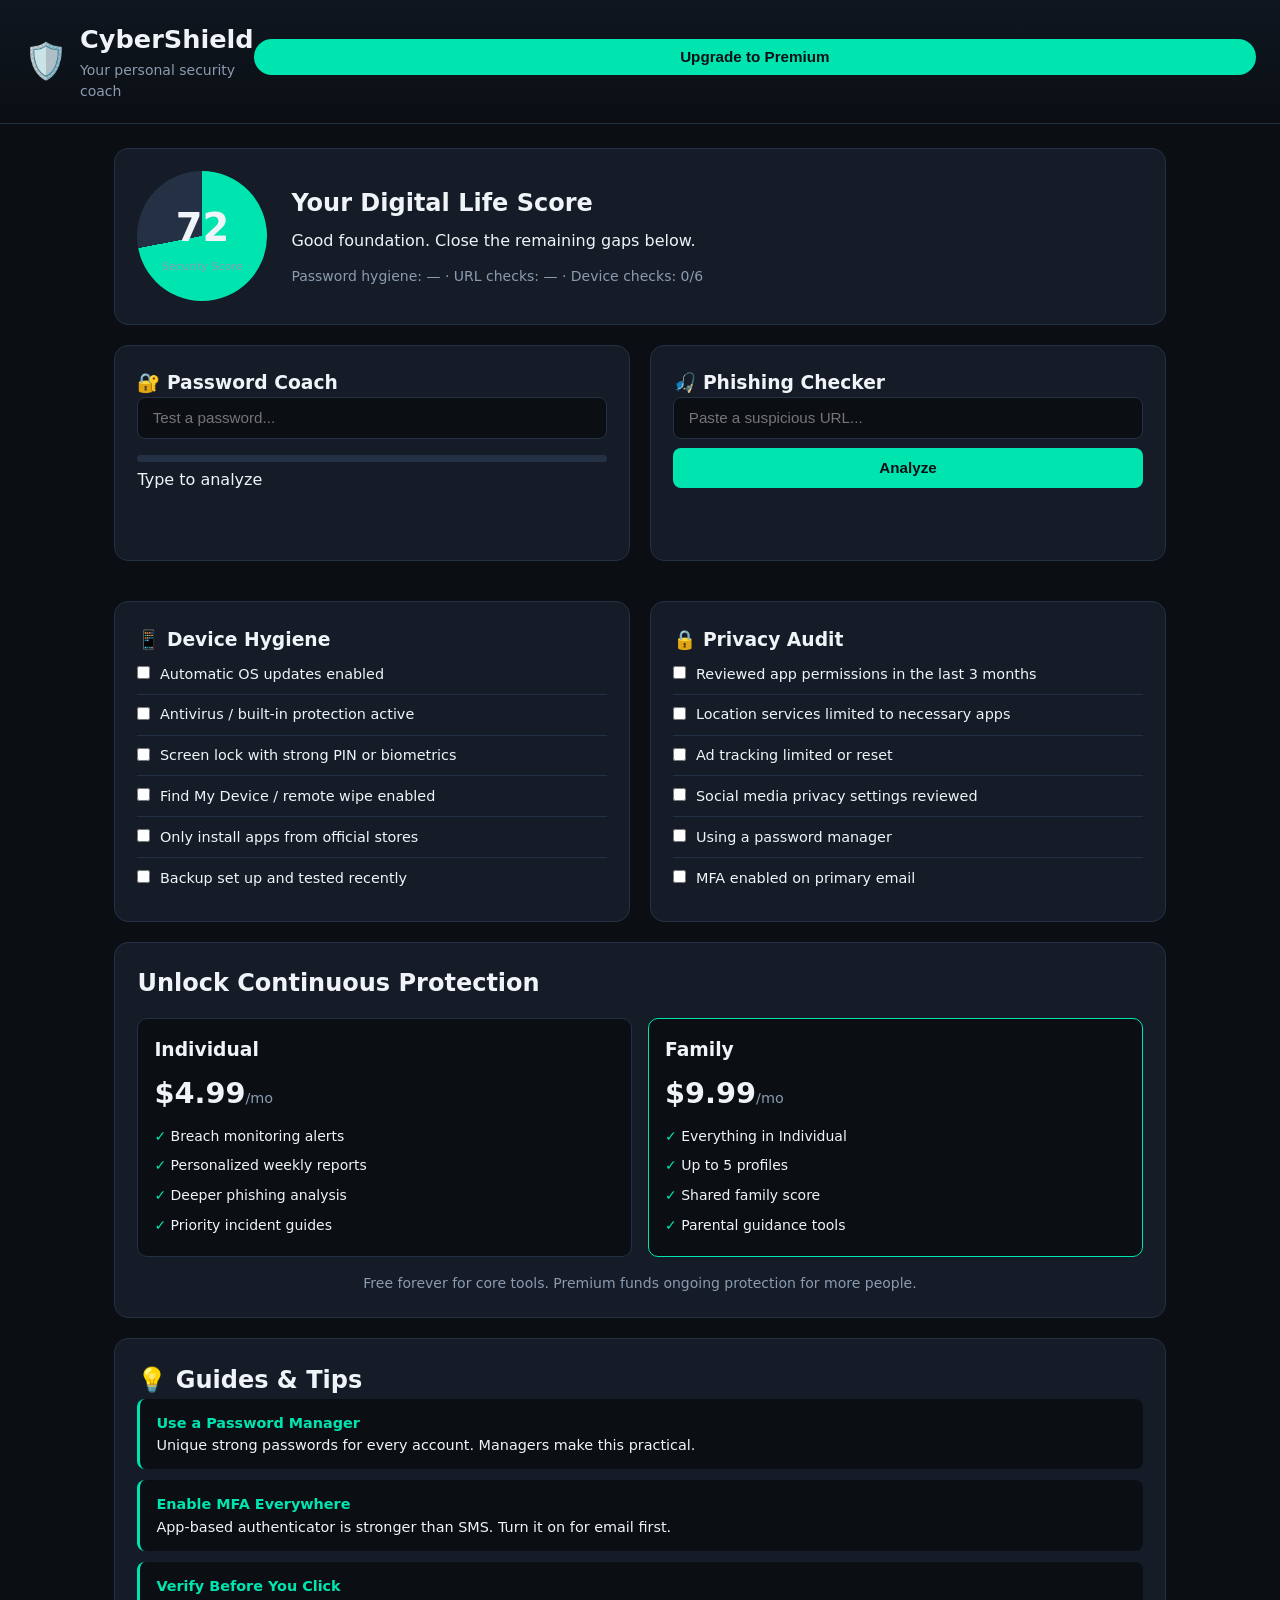
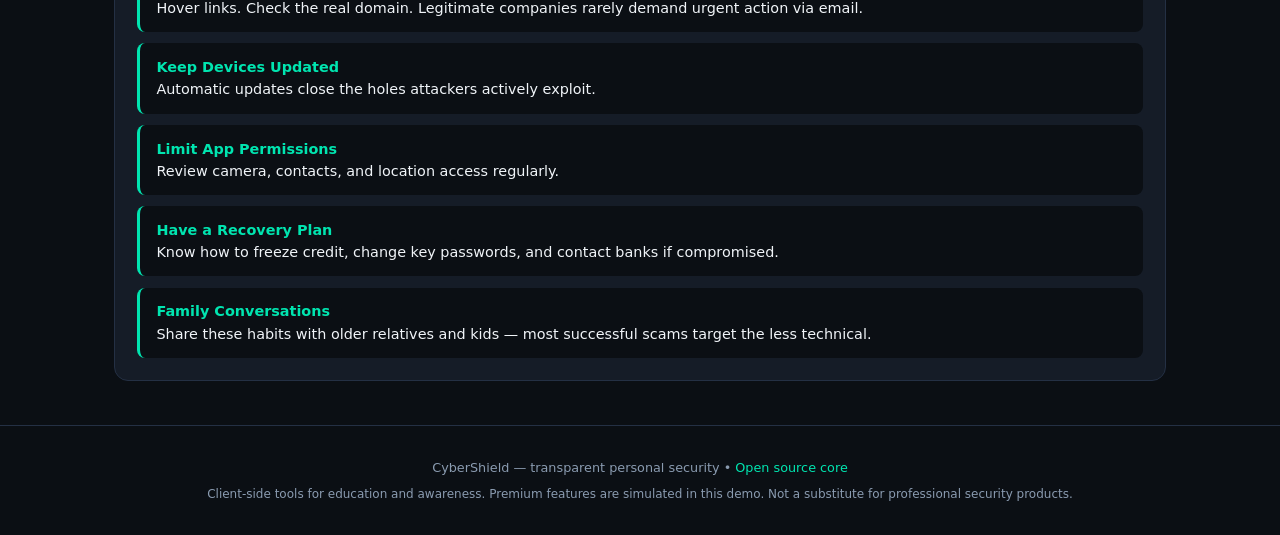
<file: index.html>
<!DOCTYPE html>
<html lang="en">
<head>
  <meta charset="UTF-8">
  <meta name="viewport" content="width=device-width, initial-scale=1.0">
  <title>CyberShield | Personal Security Platform</title>
  <link rel="stylesheet" href="styles.css">
  <link rel="icon" href="data:image/svg+xml,<svg xmlns='http://www.w3.org/2000/svg' viewBox='0 0 100 100'><text y='.9em' font-size='90'>🛡️</text></svg>">
</head>
<body>
  <header>
    <div class="logo">
      <span class="shield">🛡️</span>
      <div>
        <h1>CyberShield</h1>
        <p class="tagline">Your personal security coach</p>
      </div>
    </div>
    <button class="premium-btn" id="premiumBtn">Upgrade to Premium</button>
  </header>

  <main>
    <!-- Score Hero -->
    <section class="score-hero card">
      <div class="score-circle" id="scoreCircle">
        <span id="scoreValue">72</span>
        <small>Security Score</small>
      </div>
      <div class="score-info">
        <h2>Your Digital Life Score</h2>
        <p id="scoreMessage">Run the tools below to raise your score and close gaps.</p>
        <div class="score-breakdown" id="scoreBreakdown"></div>
      </div>
    </section>

    <!-- Tools Grid -->
    <div class="tools-grid">
      <!-- Password -->
      <div class="card tool">
        <h3>🔐 Password Coach</h3>
        <input type="password" id="passwordInput" placeholder="Test a password...">
        <div class="strength-bar"><div id="strengthFill"></div></div>
        <p id="strengthText">Type to analyze</p>
        <ul id="passwordTips"></ul>
      </div>

      <!-- Phishing -->
      <div class="card tool">
        <h3>🎣 Phishing Checker</h3>
        <input type="text" id="urlInput" placeholder="Paste a suspicious URL...">
        <button id="checkUrlBtn">Analyze</button>
        <div id="urlResult" class="result"></div>
      </div>

      <!-- Device Hygiene -->
      <div class="card tool">
        <h3>📱 Device Hygiene</h3>
        <div id="hygieneList"></div>
      </div>

      <!-- Privacy -->
      <div class="card tool">
        <h3>🔒 Privacy Audit</h3>
        <div id="privacyList"></div>
      </div>
    </div>

    <!-- Premium Teaser -->
    <section class="card premium-teaser" id="premiumSection">
      <h2>Unlock Continuous Protection</h2>
      <div class="plans">
        <div class="plan">
          <h3>Individual</h3>
          <p class="price">$4.99<span>/mo</span></p>
          <ul>
            <li>Breach monitoring alerts</li>
            <li>Personalized weekly reports</li>
            <li>Deeper phishing analysis</li>
            <li>Priority incident guides</li>
          </ul>
        </div>
        <div class="plan featured">
          <h3>Family</h3>
          <p class="price">$9.99<span>/mo</span></p>
          <ul>
            <li>Everything in Individual</li>
            <li>Up to 5 profiles</li>
            <li>Shared family score</li>
            <li>Parental guidance tools</li>
          </ul>
        </div>
      </div>
      <p class="benefit">Free forever for core tools. Premium funds ongoing protection for more people.</p>
    </section>

    <!-- Tips & Guides -->
    <section class="card">
      <h2>💡 Guides & Tips</h2>
      <div id="tipsList"></div>
    </section>
  </main>

  <footer>
    <p>CyberShield — transparent personal security • <a href="https://github.com/MrAffordableAI/CyberShield-Dashboard" target="_blank">Open source core</a></p>
    <p class="disclaimer">Client-side tools for education and awareness. Premium features are simulated in this demo. Not a substitute for professional security products.</p>
  </footer>

  <script src="script.js"></script>
</body>
</html>
</file>
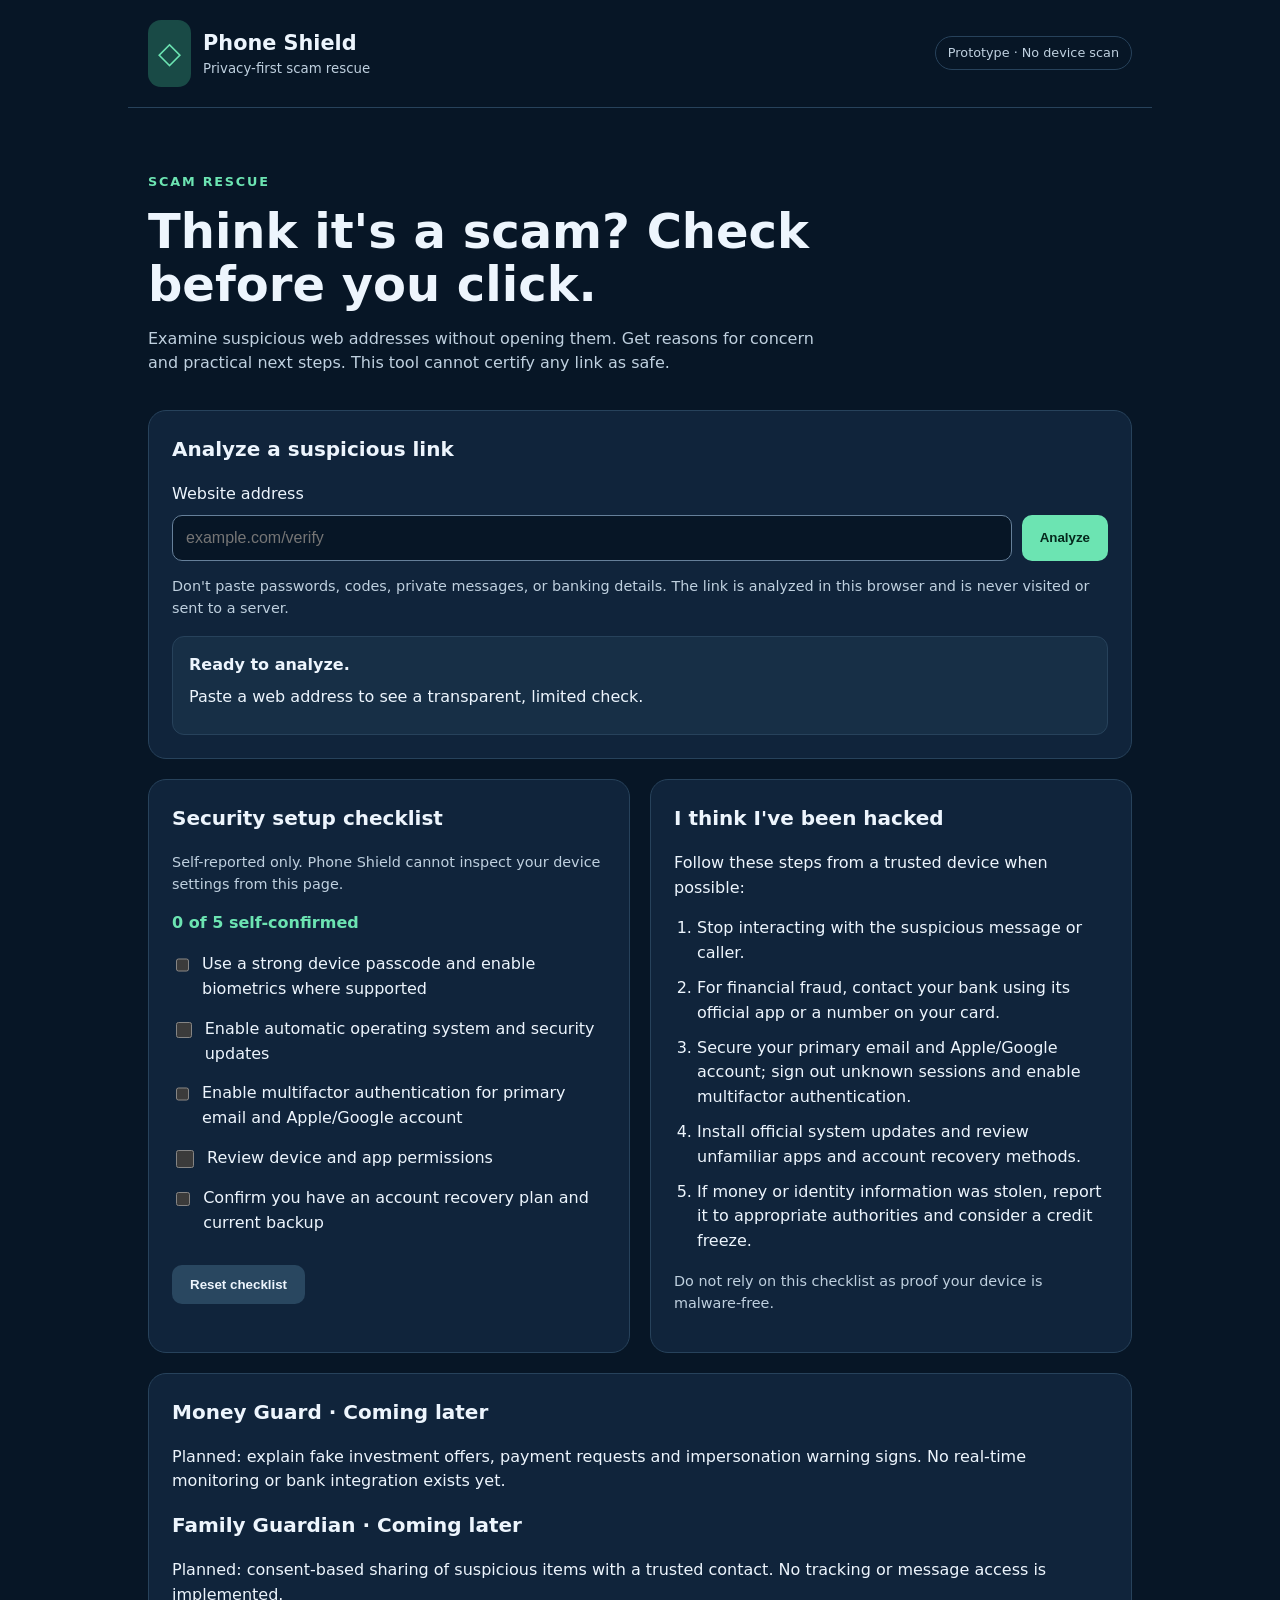
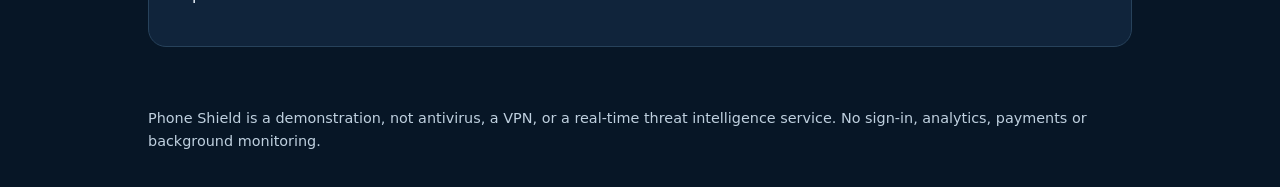
<file: phone-shield/index.html>
<!doctype html>
<html lang="en">
<head>
<meta charset="utf-8"><meta name="viewport" content="width=device-width,initial-scale=1">
<meta name="referrer" content="no-referrer">
<meta http-equiv="Content-Security-Policy" content="default-src 'none'; script-src 'self'; style-src 'self'; img-src 'none'; connect-src 'none'; form-action 'none'; base-uri 'none'">
<title>Phone Shield | Scam Rescue prototype</title>
<link rel="stylesheet" href="./styles.css">
</head>
<body>
<header><div class="brand"><span class="mark" aria-hidden="true">◇</span><div><strong>Phone Shield</strong><small>Privacy-first scam rescue</small></div></div><span class="pill">Prototype · No device scan</span></header>
<main>
<section class="hero">
<p class="eyebrow">SCAM RESCUE</p><h1>Think it's a scam? Check before you click.</h1>
<p>Examine suspicious web addresses without opening them. Get reasons for concern and practical next steps. This tool cannot certify any link as safe.</p>
</section>
<section class="card" aria-labelledby="link-title">
<h2 id="link-title">Analyze a suspicious link</h2>
<label for="link-input">Website address</label><div class="formrow"><input id="link-input" type="text" maxlength="2048" spellcheck="false" autocomplete="off" autocapitalize="off" placeholder="example.com/verify"><button id="analyze" type="button">Analyze</button></div>
<p class="muted">Don't paste passwords, codes, private messages, or banking details. The link is analyzed in this browser and is never visited or sent to a server.</p>
<div id="analysis" class="result" role="status" aria-live="polite"><strong>Ready to analyze.</strong><p>Paste a web address to see a transparent, limited check.</p></div>
</section>
<div class="columns">
<section class="card" aria-labelledby="checklist-title"><h2 id="checklist-title">Security setup checklist</h2><p class="muted">Self-reported only. Phone Shield cannot inspect your device settings from this page.</p>
<p id="completion" class="counter" aria-live="polite">0 of 5 confirmed</p><div id="checks"></div><button id="reset" class="secondary" type="button">Reset checklist</button></section>
<section class="card" aria-labelledby="rescue-title"><h2 id="rescue-title">I think I've been hacked</h2><p>Follow these steps from a trusted device when possible:</p>
<ol><li>Stop interacting with the suspicious message or caller.</li><li>For financial fraud, contact your bank using its official app or a number on your card.</li><li>Secure your primary email and Apple/Google account; sign out unknown sessions and enable multifactor authentication.</li><li>Install official system updates and review unfamiliar apps and account recovery methods.</li><li>If money or identity information was stolen, report it to appropriate authorities and consider a credit freeze.</li></ol>
<p class="muted">Do not rely on this checklist as proof your device is malware-free.</p>
</section></div>
<section class="card"><h2>Money Guard · Coming later</h2><p>Planned: explain fake investment offers, payment requests and impersonation warning signs. No real-time monitoring or bank integration exists yet.</p><h2>Family Guardian · Coming later</h2><p>Planned: consent-based sharing of suspicious items with a trusted contact. No tracking or message access is implemented.</p></section>
</main>
<footer>Phone Shield is a demonstration, not antivirus, a VPN, or a real-time threat intelligence service. No sign-in, analytics, payments or background monitoring.</footer>
<script src="./security.js"></script><script src="./app.js"></script>
</body></html>
</file>
<file: styles.css>
:root {
  --bg: #0b0f14;
  --card: #151c27;
  --accent: #00e5b0;
  --accent-dim: #00b38a;
  --danger: #ff5c7a;
  --warning: #ffb84d;
  --good: #00e5b0;
  --text: #f0f4f8;
  --muted: #8a9bb0;
  --border: #243044;
}

* { box-sizing: border-box; margin: 0; padding: 0; }
body {
  font-family: system-ui, -apple-system, BlinkMacSystemFont, 'Segoe UI', sans-serif;
  background: var(--bg);
  color: var(--text);
  line-height: 1.55;
  min-height: 100vh;
}

header {
  display: flex;
  justify-content: space-between;
  align-items: center;
  padding: 1.25rem 1.5rem;
  background: linear-gradient(180deg, #0f1620 0%, var(--bg) 100%);
  border-bottom: 1px solid var(--border);
}
.logo { display: flex; align-items: center; gap: 0.75rem; }
.shield { font-size: 2.2rem; }
h1 { font-size: 1.6rem; font-weight: 700; }
.tagline { color: var(--muted); font-size: 0.875rem; }
.premium-btn {
  background: var(--accent);
  color: #0b0f14;
  border: none;
  padding: 0.6rem 1.1rem;
  border-radius: 999px;
  font-weight: 600;
  cursor: pointer;
}
.premium-btn:hover { background: var(--accent-dim); }

main { max-width: 1100px; margin: 0 auto; padding: 1.5rem; }

.card {
  background: var(--card);
  border-radius: 14px;
  padding: 1.4rem;
  border: 1px solid var(--border);
  margin-bottom: 1.25rem;
}

.score-hero {
  display: flex;
  gap: 1.5rem;
  align-items: center;
  flex-wrap: wrap;
}
.score-circle {
  width: 130px; height: 130px; border-radius: 50%;
  background: conic-gradient(var(--good) 72%, #243044 0);
  display: flex; flex-direction: column; align-items: center; justify-content: center;
  font-size: 2.4rem; font-weight: 700;
  flex-shrink: 0;
}
.score-circle small { font-size: 0.7rem; font-weight: 500; color: var(--muted); }
.score-info h2 { margin-bottom: 0.4rem; }
.score-breakdown { margin-top: 0.75rem; font-size: 0.875rem; color: var(--muted); }

.tools-grid {
  display: grid;
  grid-template-columns: 1fr 1fr;
  gap: 1.25rem;
}
@media (max-width: 780px) { .tools-grid { grid-template-columns: 1fr; } }

input, button {
  width: 100%; padding: 0.7rem 0.9rem; border-radius: 8px;
  border: 1px solid var(--border); background: #0b0f14; color: var(--text);
  font-size: 0.95rem; margin-bottom: 0.6rem;
}
button {
  background: var(--accent); color: #0b0f14; font-weight: 600; border: none; cursor: pointer;
}
button:hover { opacity: 0.92; }

.strength-bar { height: 7px; background: #243044; border-radius: 4px; overflow: hidden; margin: 0.4rem 0; }
#strengthFill { height: 100%; width: 0%; transition: width 0.3s, background 0.3s; }

.result { margin-top: 0.75rem; padding: 0.9rem; border-radius: 8px; font-size: 0.9rem; }
.result.safe { background: rgba(0,229,176,0.12); border: 1px solid var(--good); }
.result.warning { background: rgba(255,184,77,0.12); border: 1px solid var(--warning); }
.result.danger { background: rgba(255,92,122,0.12); border: 1px solid var(--danger); }

.check-item {
  display: flex; align-items: flex-start; gap: 0.6rem;
  padding: 0.55rem 0; border-bottom: 1px solid var(--border);
  font-size: 0.9rem;
}
.check-item:last-child { border-bottom: none; }
.check-item input { width: auto; margin: 0.2rem 0 0 0; }
.check-item label { flex: 1; cursor: pointer; }

.plans { display: grid; grid-template-columns: 1fr 1fr; gap: 1rem; margin: 1rem 0; }
@media (max-width: 600px) { .plans { grid-template-columns: 1fr; } }
.plan {
  background: #0b0f14;
  border: 1px solid var(--border);
  border-radius: 10px;
  padding: 1rem;
}
.plan.featured { border-color: var(--accent); }
.price { font-size: 1.8rem; font-weight: 700; margin: 0.4rem 0; }
.price span { font-size: 0.9rem; font-weight: 400; color: var(--muted); }
.plan ul { list-style: none; font-size: 0.875rem; }
.plan li { padding: 0.25rem 0; }
.plan li::before { content: "✓ "; color: var(--accent); }
.benefit { text-align: center; color: var(--muted); font-size: 0.875rem; margin-top: 0.5rem; }

#tipsList { display: grid; gap: 0.7rem; }
.tip {
  padding: 0.8rem 1rem; background: #0b0f14; border-radius: 8px;
  border-left: 3px solid var(--accent);
  font-size: 0.9rem;
}
.tip strong { color: var(--accent); }

footer {
  text-align: center; padding: 2rem 1rem; color: var(--muted); font-size: 0.8rem;
  border-top: 1px solid var(--border);
}
footer a { color: var(--accent); text-decoration: none; }
.disclaimer { margin-top: 0.4rem; font-size: 0.75rem; }
</file>
<file: phone-shield/styles.css>
:root{color-scheme:dark;--bg:#071626;--panel:#10243b;--line:#27425b;--text:#edf5fd;--muted:#bfd0df;--accent:#6ce4b2}*{box-sizing:border-box}body{margin:0;background:var(--bg);color:var(--text);font:16px/1.55 system-ui,-apple-system,Segoe UI,sans-serif}header,main,footer{max-width:1024px;margin:auto;padding:20px}header{display:flex;align-items:center;justify-content:space-between;gap:14px;border-bottom:1px solid var(--line)}.brand{display:flex;align-items:center;gap:12px}.brand strong{font-size:1.3rem}.brand small{display:block;color:var(--muted)}.mark{background:#194a46;color:var(--accent);border-radius:13px;padding:10px;font-size:30px}.pill{border:1px solid var(--line);padding:6px 12px;border-radius:30px;font-size:.8rem;color:var(--muted)}.hero{padding:32px 0 18px}.eyebrow{color:var(--accent);font-size:.8rem;letter-spacing:.14em;font-weight:750}h1{font-size:clamp(1.8rem,5vw,3rem);line-height:1.1;margin:10px 0 14px;max-width:760px}h2{font-size:1.25rem;margin-top:0}.hero p:not(.eyebrow){max-width:690px;color:var(--muted)}.card{background:var(--panel);border:1px solid var(--line);border-radius:18px;padding:23px;margin-bottom:20px}.columns{display:grid;grid-template-columns:1fr 1fr;gap:20px}.formrow{display:flex;gap:10px;margin-top:8px}input[type=text]{min-width:0;flex:1;padding:13px;border:1px solid #66809a;background:#071626;color:var(--text);border-radius:10px;font-size:1rem}button{border:0;background:var(--accent);border-radius:10px;color:#05291d;padding:12px 18px;font-weight:750;cursor:pointer}button:hover{filter:brightness(1.08)}button:focus-visible,input:focus-visible{outline:3px solid #fff;outline-offset:2px}.secondary{background:#294760;color:var(--text);margin-top:14px}.muted,footer{font-size:.9rem;color:var(--muted)}.result{padding:16px;border-radius:12px;background:#172f46;border:1px solid var(--line);margin-top:16px;overflow-wrap:anywhere}.result.caution{border-color:#e9b764}.result.invalid{border-color:#ea8292}.result.unknown{border-color:#96adca}.result p{margin:8px 0}.result li{margin:7px 0}.checkrow{display:flex;align-items:flex-start;gap:10px;margin:15px 0;cursor:pointer}.checkrow input{width:18px;height:18px;accent-color:#65d9ae;margin-top:4px}.counter{font-weight:750;color:var(--accent)}ol{padding-left:23px}li{margin-bottom:10px}footer{padding-bottom:35px}@media(max-width:650px){header{align-items:flex-start}.pill{max-width:130px;text-align:center}.columns{grid-template-columns:1fr}.formrow{flex-direction:column}.hero{padding-top:16px}.card{padding:18px}}
</file>
